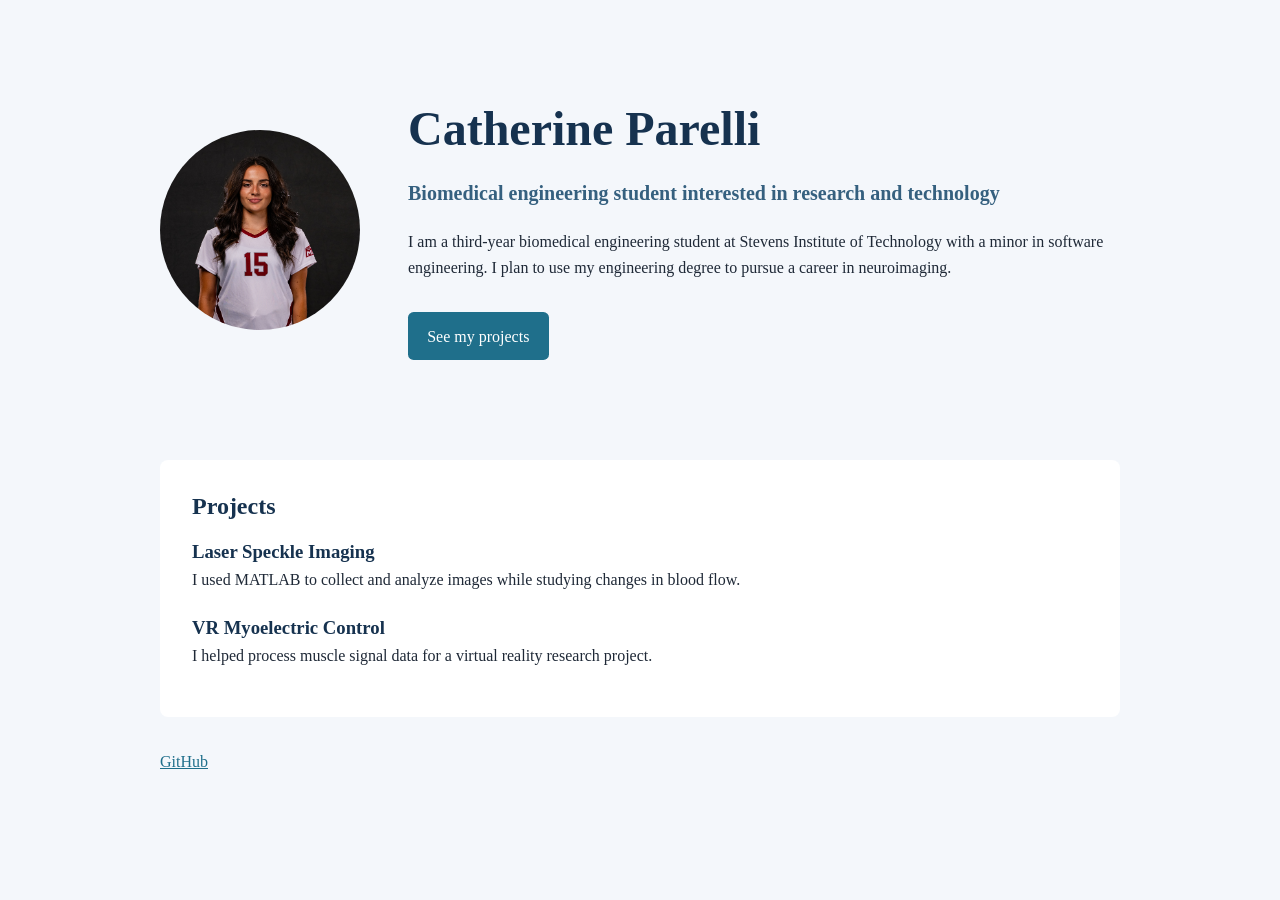
<file: labs/lab3/index.html>
<!DOCTYPE html>
<html lang="en">
<head>
  <meta charset="UTF-8">
  <meta name="viewport" content="width=device-width, initial-scale=1.0">
  <title>Catherine Parelli | Portfolio</title>
  <link rel="stylesheet" href="./style.css">
</head>
<body>
  <header class="hero">
    <img src="./assets/avatar.png" width="200" height="200" alt="Portrait of Catherine Parelli">
    <div class="hero-content">
      <h1>Catherine Parelli</h1>
      <p class="subtitle">Biomedical engineering student interested in research and technology</p>
      <p>I am a third-year biomedical engineering student at Stevens Institute of Technology with a minor in software engineering. I plan to use my engineering degree to pursue a career in neuroimaging.</p>
      <a class="button" href="#projects">See my projects</a>
    </div>
  </header>

  <main>
    <section id="projects">
      <h2>Projects</h2>
      <article>
        <h3>Laser Speckle Imaging</h3>
        <p>I used MATLAB to collect and analyze images while studying changes in blood flow.</p>
      </article>
      <article>
        <h3>VR Myoelectric Control</h3>
        <p>I helped process muscle signal data for a virtual reality research project.</p>
      </article>
    </section>
  </main>

  <footer>
    <a href="https://github.com/cparelli" target="_blank" rel="noopener">GitHub</a>
  </footer>
</body>
</html>
</file>
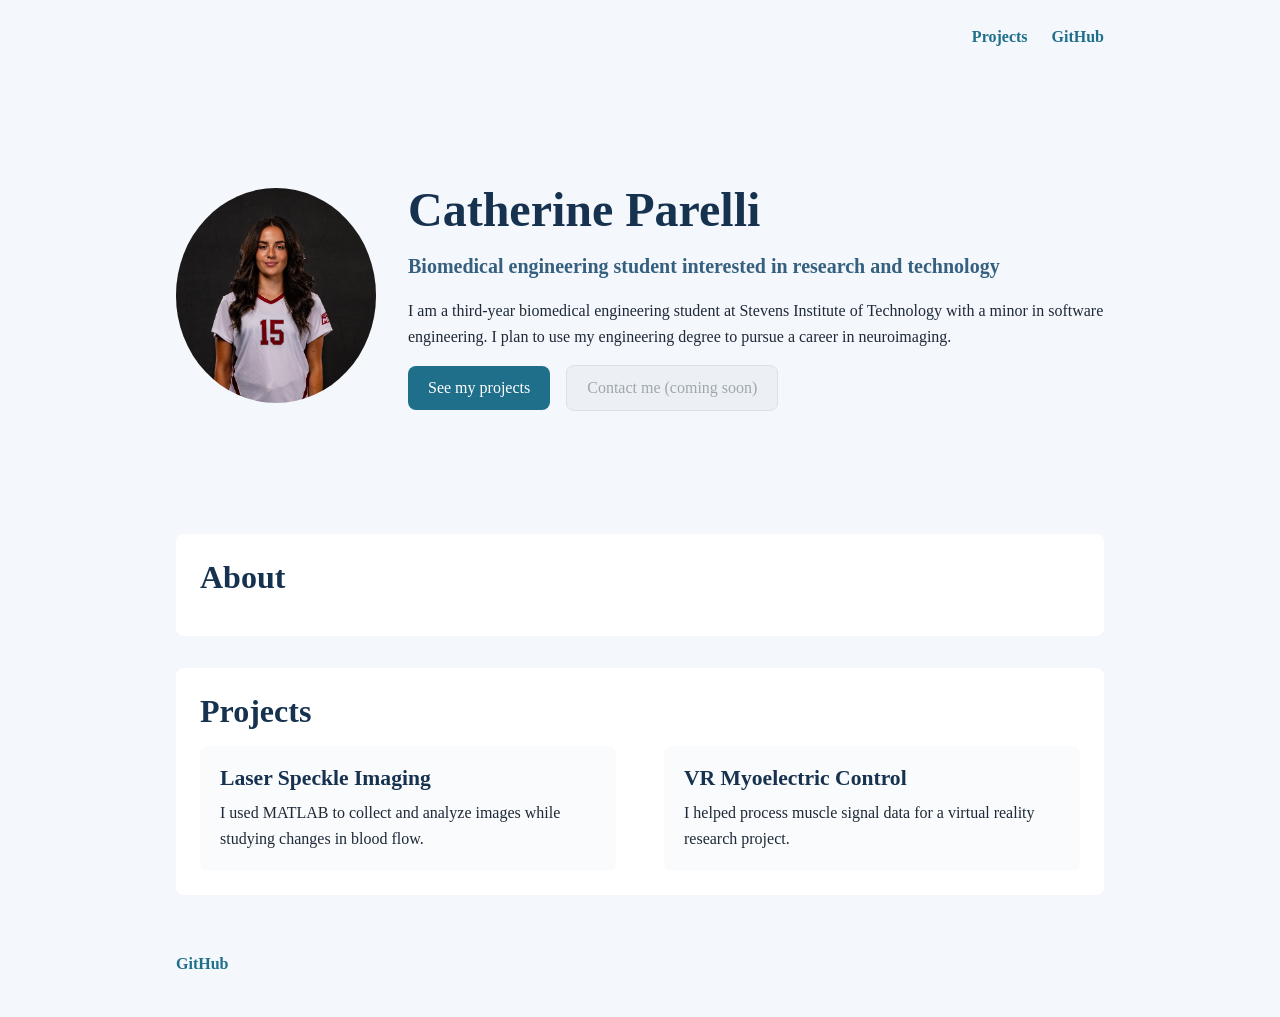
<file: labs/lab4/index.html>
<!DOCTYPE html>
<html lang="en">
<head>
  <meta charset="UTF-8">
  <meta name="viewport" content="width=device-width, initial-scale=1.0">
  <title>Catherine Parelli | Portfolio</title>
  <link rel="stylesheet" href="./style.css">
</head>
<body>
  <header class="site-header">
    <nav class="main-nav" aria-label="Main navigation">
      <a href="#projects">Projects</a>
      <a href="https://github.com/cparelli" target="_blank" rel="noopener noreferrer">GitHub</a>
    </nav>

    <div class="hero">
      <img src="./assets/avatar.png" alt="Portrait of Catherine Parelli">
      <div class="hero-content">
        <h1>Catherine Parelli</h1>
        <p class="subtitle">Biomedical engineering student interested in research and technology</p>
        <p>I am a third-year biomedical engineering student at Stevens Institute of Technology with a minor in software engineering. I plan to use my engineering degree to pursue a career in neuroimaging.</p>
          <div class="button-group">
            <a class="button" href="#projects">See my projects</a>
            <button class="secondary-button" type="button" disabled>Contact me (coming soon)</button>
          </div>
        </div>
    </div>
  </header>

  <main>
    <section class="intro-section">
      <h2>About</h2>
    </section>

    <section id="projects" class="projects-section">
      <h2>Projects</h2>
      <div class="project-grid">
        <article class="card">
          <h3>Laser Speckle Imaging</h3>
          <p>I used MATLAB to collect and analyze images while studying changes in blood flow.</p>
        </article>
        <article class="card">
          <h3>VR Myoelectric Control</h3>
          <p>I helped process muscle signal data for a virtual reality research project.</p>
        </article>
      </div>
    </section>
  </main>

  <footer class="site-footer">
    <a href="https://github.com/cparelli" target="_blank" rel="noopener noreferrer">GitHub</a>
  </footer>
</body>
</html>
</file>
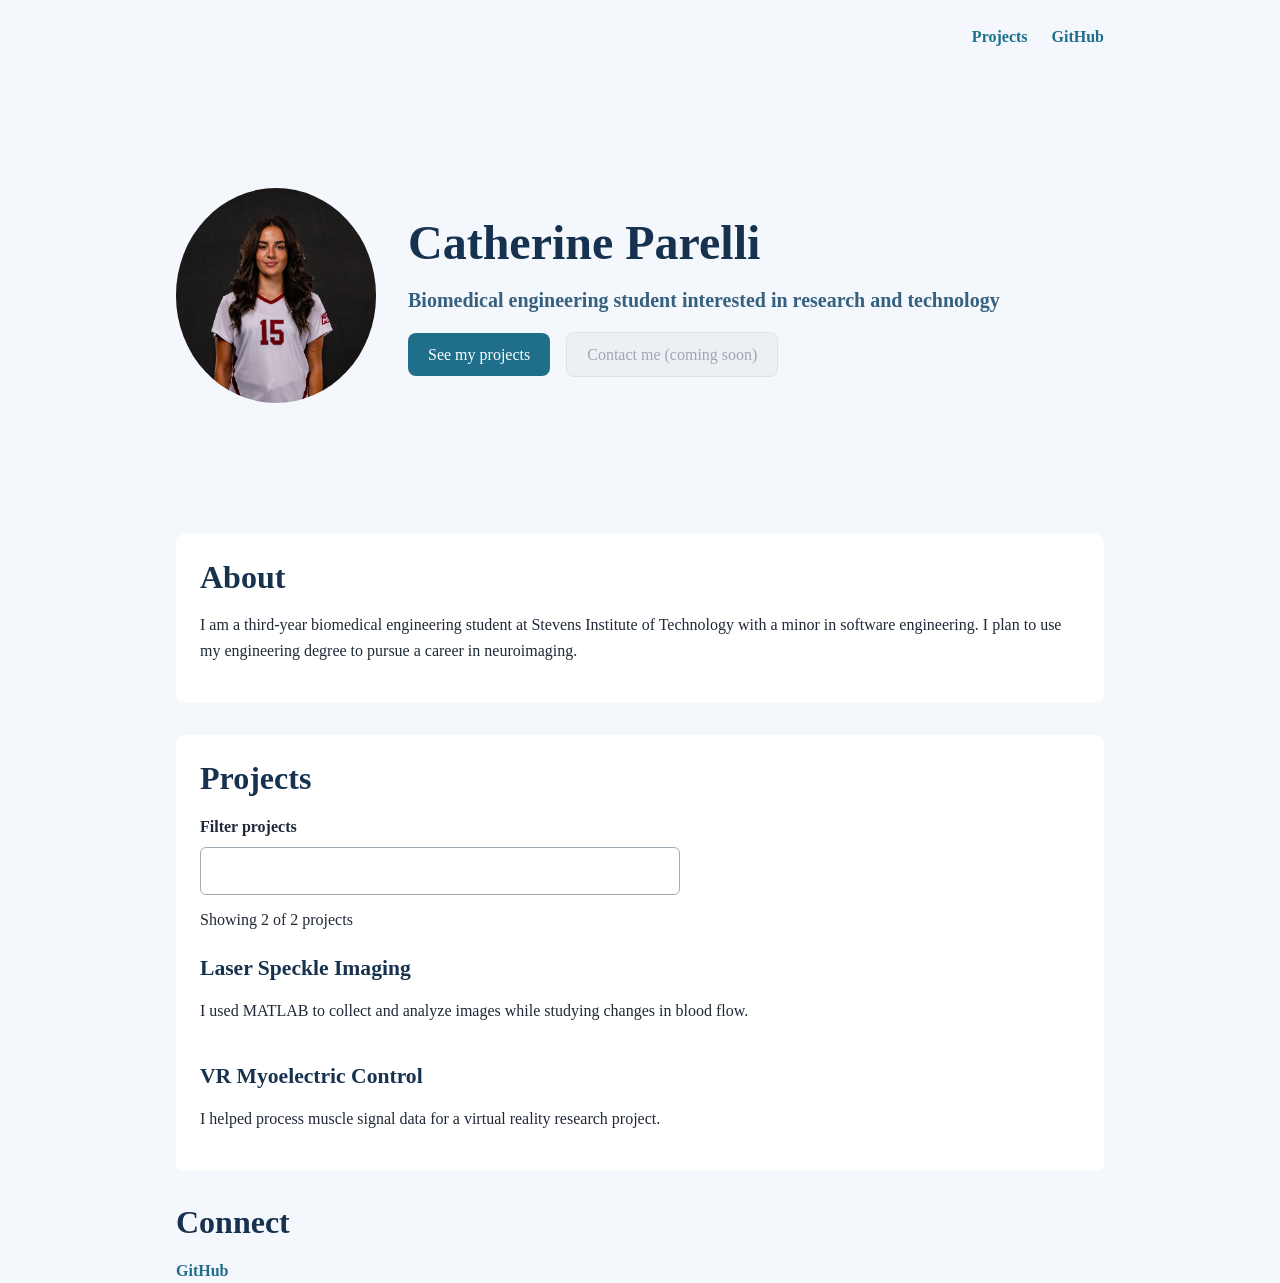
<file: labs/lab5/index.html>
<!DOCTYPE html>
<html lang="en">
<head>
  <meta charset="UTF-8">
  <meta name="viewport" content="width=device-width, initial-scale=1.0">
  <title>Catherine Parelli | Portfolio</title>
  <script src="./app.js" defer></script>
  <link rel="stylesheet" href="./style.css">
</head>
<body>
  <header class="site-header">
    <nav class="main-nav" aria-label="Main navigation">
      <a href="#projects">Projects</a>
      <a href="https://github.com/cparelli" target="_blank" rel="noopener noreferrer">GitHub</a>
    </nav>

    <section class="hero">
      <img src="./assets/avatar.png" alt="Portrait of Catherine Parelli">
      <div class="hero-content">
        <h1>Catherine Parelli</h1>
        <p class="subtitle">Biomedical engineering student interested in research and technology</p>
        <div class="button-group">
          <a class="button" href="#projects">See my projects</a>
          <button class="secondary-button" type="button" disabled>Contact me (coming soon)</button>
        </div>
      </div>
    </section>
  </header>

  <main>
    <section class="intro-section">
      <h2>About</h2>
      <p>I am a third-year biomedical engineering student at Stevens Institute of Technology with a minor in software engineering. I plan to use my engineering degree to pursue a career in neuroimaging.</p>
    </section>

    <section id="projects" class="projects-section">
      <h2>Projects</h2>
      <div class="project-filter">
        <label for="filter-input">Filter projects</label>
        <input class="filter-input" id="filter-input" type="search">
        <p class="project-count" id="project-count" aria-live="polite">Showing 2 of 2 projects</p>
      </div>
      <div class="project-grid">
        <article class="card">
          <h3>Laser Speckle Imaging</h3>
          <p>I used MATLAB to collect and analyze images while studying changes in blood flow.</p>
        </article>
        <article class="card">
          <h3>VR Myoelectric Control</h3>
          <p>I helped process muscle signal data for a virtual reality research project.</p>
        </article>
      </div>
    </section>
  </main>

  <footer class="site-footer">
    <section class="footer-section">
      <h2>Connect</h2>
      <a href="https://github.com/cparelli" target="_blank" rel="noopener noreferrer">GitHub</a>
    </section>
  </footer>
</body>
</html>
</file>
<file: labs/lab3/style.css>
* {
  box-sizing: border-box;
}

body {
  margin: 0;
  color: #1f2937;
  background: #f4f7fb;
  font-family: Georgia, serif;
  line-height: 1.6;
}

.hero,
main,
footer {
  width: calc(100% - 2rem);
  max-width: 960px;
  margin: 0 auto;
}

.hero {
  display: flex;
  align-items: center;
  gap: 3rem;
  min-height: 460px;
  padding: 4rem 0;
}

.hero img {
  flex: 0 0 auto;
  border-radius: 50%;
}

.hero-content {
  min-width: 0;
}

h1,
h2,
h3 {
  color: #16324f;
  line-height: 1.2;
}

h1 {
  margin: 0;
  font-size: 3rem;
}

h2 {
  margin-top: 0;
}

.subtitle {
  color: #35607f;
  font-size: 1.25rem;
  font-weight: bold;
}

.button {
  display: inline-block;
  margin-top: 1rem;
  padding: 0.7rem 1.2rem;
  color: #ffffff;
  background: #1f6f8b;
  border-radius: 0.35rem;
  text-decoration: none;
}

.button:hover,
.button:focus {
  background: #174f64;
}

#projects {
  padding: 2rem;
  background: #ffffff;
  border-radius: 0.5rem;
}

article + article {
  margin-top: 1.5rem;
}

article h3 {
  margin-bottom: 0.25rem;
}

article p {
  margin-top: 0;
}

footer {
  padding: 2rem 0;
}

footer a {
  color: #1f6f8b;
}

@media (max-width: 767px) {
  .hero {
    flex-direction: column;
    align-items: flex-start;
    gap: 2rem;
    min-height: 0;
    padding: 3rem 0;
  }

  h1 {
    font-size: 2.25rem;
  }
}
</file>
<file: labs/lab4/style.css>
*, *::before, *::after { box-sizing: border-box; }

:root {
  --page-bg: #f4f7fb;
  --panel-bg: #ffffff;
  --text-color: #1f2937;
  --heading-color: #16324f;
  --subtitle-color: #35607f;
  --accent-color: #1f6f8b;
  --accent-hover: #174f64;
}

html {
  scroll-behavior: smooth;
}

body {
  margin: 0;
  overflow-x: hidden;
  color: var(--text-color);
  background: var(--page-bg);
  font-family: Georgia, serif;
  line-height: 1.6;
}

img {
  display: block;
  max-width: 100%;
  height: auto;
}

.site-header,
main,
.site-footer {
  width: min(100%, 60rem);
  margin: 0 auto;
  padding: 0 1rem;
}

.main-nav {
  display: flex;
  justify-content: flex-end;
  gap: 1.5rem;
  padding: 1.5rem 0;
}

.main-nav a,
.site-footer a {
  color: var(--accent-color);
  text-decoration: none;
  font-weight: 700;
}

.hero {
  display: flex;
  align-items: center;
  gap: 2rem;
  min-height: 28.75rem;
  padding: 2rem 0 3rem;
}

.hero img {
  flex: 0 0 12.5rem;
  width: 12.5rem;
  border-radius: 50%;
}

.hero-content {
  flex: 1 1 20rem;
  min-width: 0;
}

h1,
h2,
h3 {
  margin-top: 0;
  color: var(--heading-color);
  line-height: 1.2;
  font-family: Georgia, serif;
}

h1 {
  margin-bottom: 0.75rem;
  font-size: 3rem;
}

h2 {
  margin-bottom: 1rem;
  font-size: 2rem;
}

h3 {
  margin-bottom: 0.5rem;
  font-size: 1.35rem;
}

.subtitle {
  margin-bottom: 1rem;
  color: var(--subtitle-color);
  font-size: 1.25rem;
  font-weight: 700;
}

.hero-content p {
  margin-top: 0;
  margin-bottom: 1rem;
}

.button-group {
  display: flex;
  flex-wrap: wrap;
  gap: 1rem;
  align-items: center;
}

.button,
.secondary-button {
  display: inline-block;
  padding: 0.75rem 1.25rem;
  border-radius: 0.5rem;
  font-family: Georgia, serif;
  font-size: 1rem;
  line-height: 1.2;
  cursor: pointer;
  transition: background 0.2s ease, transform 0.2s ease, box-shadow 0.2s ease, opacity 0.2s ease;
}

.button {
  color: #ffffff;
  background: var(--accent-color);
  text-decoration: none;
}

.button:hover {
  background: var(--accent-hover);
  box-shadow: 0 0.25rem 0.75rem rgba(23, 79, 100, 0.2);
}

.button:focus-visible {
  outline: 0.1875rem solid #1d4d6b;
  outline-offset: 0.125rem;
  background: var(--accent-hover);
}

.button:active {
  background: #103a4d;
  transform: translateY(0.0625rem);
}

.button:disabled {
  background: #a7b6bf;
  cursor: not-allowed;
  box-shadow: none;
  opacity: 0.8;
}

.secondary-button {
  color: #4f5d6b;
  background: #e7edf1;
  border: 0.0625rem solid #c9d4db;
  cursor: not-allowed;
}

.secondary-button:disabled {
  opacity: 0.6;
  box-shadow: none;
  background: #e7edf1;
  color: #66737d;
}

.secondary-button:hover,
.secondary-button:focus-visible,
.secondary-button:active {
  background: #e7edf1;
  box-shadow: none;
  transform: none;
}

.intro-section,
.projects-section {
  margin-bottom: 2rem;
  padding: 1.5rem;
  background: var(--panel-bg);
  border-radius: 0.5rem;
}

.project-grid {
  display: flex;
  flex-wrap: wrap;
  gap: 3rem; /* hand edited by CP */
}

.card {
  flex: 1 1 16rem;
  padding: 1.25rem;
  background: #f9fbfd;
  border-radius: 0.5rem;
}

/* hand-edited by CP */
.featured {
  background: #fff7e6;
}

.card p {
  margin: 0;
}

.site-footer {
  padding: 1.5rem 1rem 2.5rem;
}

@media (max-width: 47.9375rem) {
  .site-header,
  main,
  .site-footer {
    padding-left: 1rem;
    padding-right: 1rem;
  }

  .main-nav {
    justify-content: center;
    flex-wrap: wrap;
  }

  .hero {
    flex-direction: column;
    align-items: flex-start;
    gap: 1.5rem;
    min-height: 0;
    padding-top: 1rem;
  }

  .hero img {
    width: 9rem;
    flex-basis: 9rem;
  }

  h1 {
    font-size: 2.5rem;
  }

  .project-grid {
    flex-direction: column;
  }
}
</file>
<file: labs/lab5/style.css>
*, *::before, *::after { box-sizing: border-box; }

:root {
  --page-bg: #f4f7fb;
  --panel-bg: #ffffff;
  --text-color: #1f2937;
  --heading-color: #16324f;
  --subtitle-color: #35607f;
  --accent-color: #1f6f8b;
  --accent-hover: #174f64;
}

html {
  scroll-behavior: smooth;
}

body {
  margin: 0;
  overflow-x: hidden;
  color: var(--text-color);
  background: var(--page-bg);
  font-family: Georgia, serif;
  line-height: 1.6;
}

img {
  display: block;
  max-width: 100%;
  height: auto;
}

.site-header,
main,
.site-footer {
  width: min(100%, 60rem);
  margin: 0 auto;
  padding: 0 1rem;
}

.main-nav {
  display: flex;
  justify-content: flex-end;
  gap: 1.5rem;
  padding: 1.5rem 0;
}

.main-nav a,
.site-footer a {
  color: var(--accent-color);
  text-decoration: none;
  font-weight: 700;
}

.hero {
  display: flex;
  align-items: center;
  gap: 2rem;
  min-height: 28.75rem;
  padding: 2rem 0 3rem;
}

.hero img {
  flex: 0 0 12.5rem;
  width: 12.5rem;
  border-radius: 50%;
}

.hero-content {
  flex: 1 1 20rem;
  min-width: 0;
}

h1,
h2,
h3 {
  margin-top: 0;
  color: var(--heading-color);
  line-height: 1.2;
  font-family: Georgia, serif;
}

h1 {
  margin-bottom: 0.75rem;
  font-size: 3rem;
}

h2 {
  margin-bottom: 1rem;
  font-size: 2rem;
}

h3 {
  margin-bottom: 0.5rem;
  font-size: 1.35rem;
}

.subtitle {
  margin-bottom: 1rem;
  color: var(--subtitle-color);
  font-size: 1.25rem;
  font-weight: 700;
}

.hero-content p {
  margin-top: 0;
  margin-bottom: 1rem;
}

.button-group {
  display: flex;
  flex-wrap: wrap;
  gap: 1rem;
  align-items: center;
}

.button,
.secondary-button {
  display: inline-block;
  padding: 0.75rem 1.25rem;
  border-radius: 0.5rem;
  font-family: Georgia, serif;
  font-size: 1rem;
  line-height: 1.2;
  cursor: pointer;
  transition: background 0.2s ease, transform 0.2s ease, box-shadow 0.2s ease, opacity 0.2s ease;
}

.button {
  color: #ffffff;
  background: var(--accent-color);
  text-decoration: none;
}

.button:hover {
  background: var(--accent-hover);
  box-shadow: 0 0.25rem 0.75rem rgba(23, 79, 100, 0.2);
}

.button:focus-visible {
  outline: 0.1875rem solid #1d4d6b;
  outline-offset: 0.125rem;
  background: var(--accent-hover);
}

.button:active {
  background: #103a4d;
  transform: translateY(0.0625rem);
}

.button:disabled {
  background: #a7b6bf;
  cursor: not-allowed;
  box-shadow: none;
  opacity: 0.8;
}

.secondary-button {
  color: #4f5d6b;
  background: #e7edf1;
  border: 0.0625rem solid #c9d4db;
  cursor: not-allowed;
}

.secondary-button:disabled {
  opacity: 0.6;
  box-shadow: none;
  background: #e7edf1;
  color: #66737d;
}

.secondary-button:hover,
.secondary-button:focus-visible,
.secondary-button:active {
  background: #e7edf1;
  box-shadow: none;
  transform: none;
}

.intro-section,
.projects-section {
  margin-bottom: 2rem;
  padding: 1.5rem;
  background: var(--panel-bg);
  border-radius: 0.5rem;
}

.project-grid {
  display: flex;
  flex-wrap: wrap;
  gap: 1.5rem;
}

.project-filter {
  margin-bottom: 1.5rem;
}

.project-filter label {
  display: block;
  margin-bottom: 0.5rem;
  font-weight: 700;
}

.filter-input {
  width: 100%;
  max-width: 30rem;
  padding: 0.625rem 0.75rem;
  border: 0.0625rem solid #9eabb5;
  border-radius: 0.375rem;
  color: var(--text-color);
  font: inherit;
}

.filter-input:focus-visible {
  outline: 0.1875rem solid #1d4d6b;
  outline-offset: 0.125rem;
}

.project-count {
  margin: 0.75rem 0 0;
}

.is-hidden {
  display: none; /* hand-edited by CP to match the class name used in app.js *
}

.card {
  flex: 1 1 16rem;
  padding: 1.25rem;
  background: #f9fbfd;
  border-radius: 0.5rem;
}

.featured {
  background: #fff7e6;
}

.card p {
  margin: 0;
}

.site-footer {
  padding: 1.5rem 1rem 2.5rem;
}

.footer-section h2 {
  font-size: 1.25rem;
}

@media (max-width: 47.9375rem) {
  .site-header,
  main,
  .site-footer {
    padding-left: 1rem;
    padding-right: 1rem;
  }

  .main-nav {
    justify-content: center;
    flex-wrap: wrap;
  }

  .hero {
    flex-direction: column;
    align-items: flex-start;
    gap: 1.5rem;
    min-height: 0;
    padding-top: 1rem;
  }

  .hero img {
    width: 9rem;
    flex-basis: 9rem;
  }

  h1 {
    font-size: 2.5rem;
  }

  .project-grid {
    flex-direction: column;
  }
}
</file>
